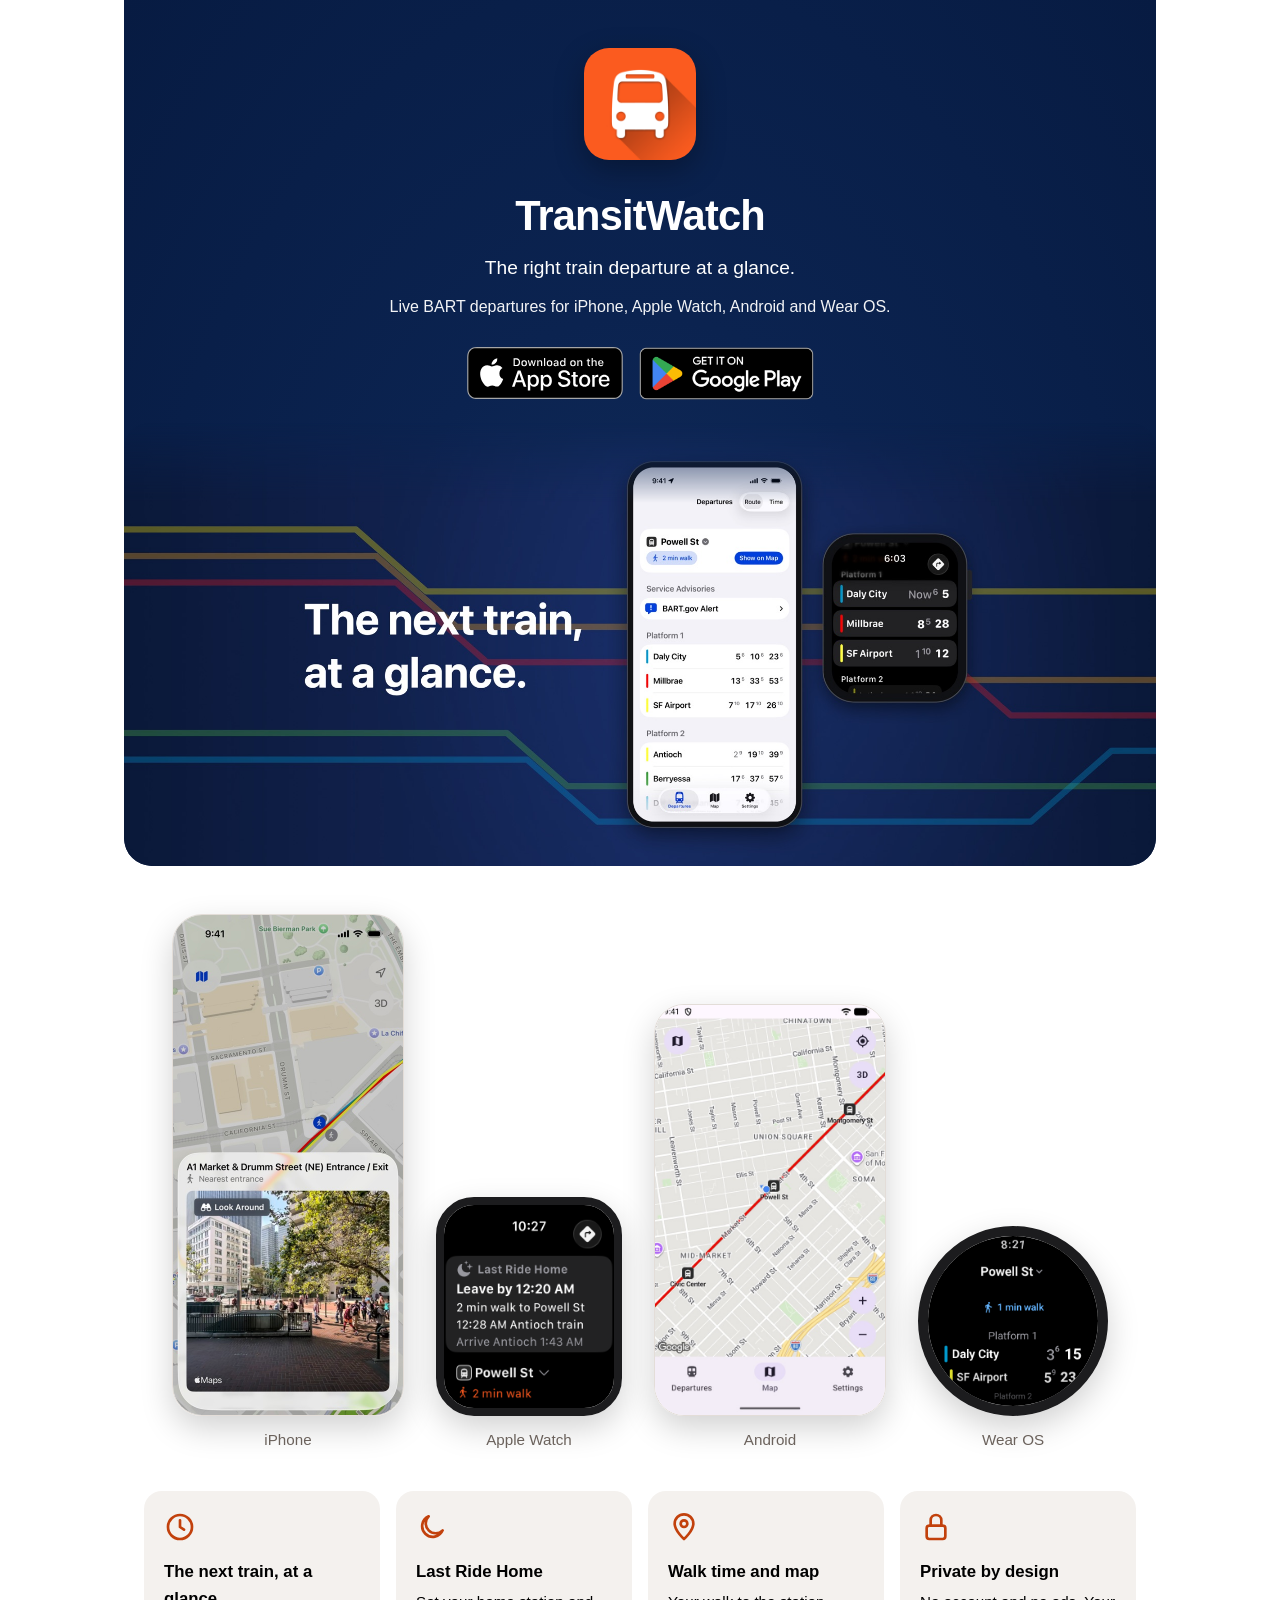
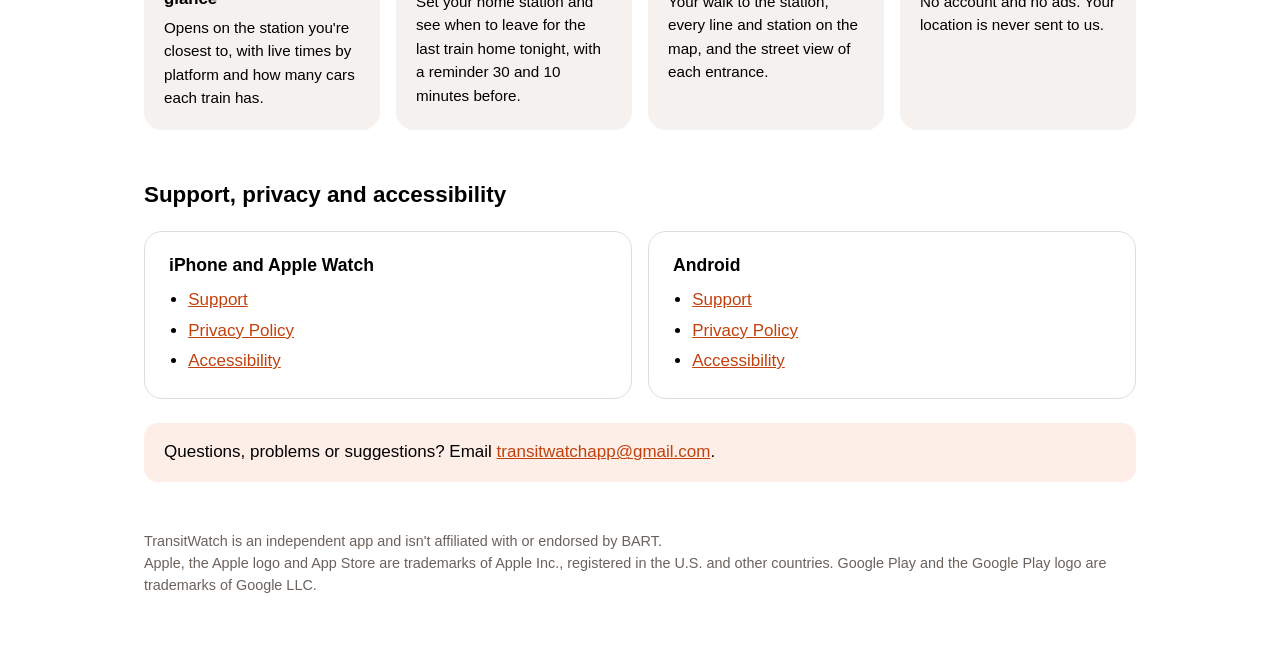
<file: index.html>
<!DOCTYPE html>
<html lang="en">
<head>
<meta charset="utf-8">
<meta name="viewport" content="width=device-width, initial-scale=1">
<title>TransitWatch: live BART departures at a glance</title>
<meta name="description" content="Live BART departures from the station you're near, and when to leave for home. For iPhone, Apple Watch, Android and Wear OS.">
<!-- Was a redirect to ios/ (2026-11-06); the home page for both apps since Android 3.0 went live (2026-11-07).
     privacy.html and accessibility.html here still redirect to ios/ for App Store Connect. -->
<link rel="icon" href="images/icon.png">
<link rel="stylesheet" href="style.css">
<style>
  /* Accessible oranges: #c2410c is 5.2:1 on white; #ff9a6b is 7:1 on the dark background. */
  /* --muted: 5.9:1 on white, 7:1 on the dark background (GrayText is too faint). */
  :root { --ink: #c2410c; --card: #f4f1ee; --line: #e3ddd8; --muted: #6b625c; }
  @media (prefers-color-scheme: dark) { :root { --ink: #ff9a6b; --card: #2c2826; --line: #45403c; --muted: #b8afa8; } }
  body { max-width: 62rem; padding-top: 0; }
  a { color: var(--ink); }

  /* Navy taken from the App Store header image (AppStore/Header in the iOS repository), which sits
     full width at the bottom of the hero, its top edge faded into the background. */
  .hero { margin: 0 -1.25rem; padding: 3rem 1.25rem 0; text-align: center; color: #fff; overflow: hidden;
          background: radial-gradient(ellipse at 50% 100%, #14305f 0%, #0b2350 45%, #071b42 100%); border-radius: 0 0 28px 28px; }
  .hero .art { display: block; width: calc(100% + 2.5rem); height: auto; margin: 1.5rem -1.25rem 0;
               -webkit-mask-image: linear-gradient(to bottom, transparent 0, #000 18%);
                       mask-image: linear-gradient(to bottom, transparent 0, #000 18%); }
  .hero > img { width: 112px; height: 112px; border-radius: 25px; box-shadow: 0 10px 30px rgb(0 0 0 / .3); }
  .hero h1 { font-size: 2.6rem; margin: 1rem 0 .25rem; letter-spacing: -.02em; }
  .hero p { font-size: 1.2rem; margin: 0 auto; max-width: 30rem; }
  .hero .platforms { margin-top: .75rem; font-size: 1rem; opacity: .95; max-width: none; text-wrap: balance; }
  /* Official store badges, unmodified (Apple and Google badge guidelines). Both show 52 px tall: Google's
     PNG has 41 of 250 px transparent padding on each side, taken back with negative margins. */
  .hero .badges { display: flex; justify-content: center; align-items: center; gap: 1rem; flex-wrap: wrap; margin-top: 1.75rem; }
  .hero .badges a { display: block; line-height: 0; border-radius: 10px; }
  .hero .badges a:focus-visible { outline: 3px solid #fff; outline-offset: 3px; }
  .hero .badges .apple { width: 156px; height: 52px; }
  .hero .badges .google { width: 199px; height: 77px; margin: -12.6px; }

  .shots { display: flex; justify-content: center; align-items: flex-end; gap: 2rem; flex-wrap: wrap;
           margin: 3rem 0 1rem; }
  .shots figure { margin: 0; text-align: center; }
  .shots img { display: block; margin: 0 auto .75rem; box-shadow: 0 12px 32px rgb(0 0 0 / .18);
               border: 1px solid var(--line); }
  .shots .phone img { width: 230px; height: auto; border-radius: 30px; }
  .shots .watch img { width: 170px; height: auto; border-radius: 38px; border: 8px solid #1c1c1e; }
  .shots .wear img { width: 170px; height: auto; border-radius: 50%; border: 10px solid #1c1c1e; }
  .shots figcaption { font-size: .95rem; color: var(--muted); }

  .features { display: grid; grid-template-columns: repeat(auto-fit, minmax(13rem, 1fr)); gap: 1rem; margin-top: 2.5rem; }
  .feature { background: var(--card); border-radius: 18px; padding: 1.25rem; }
  .feature svg { width: 32px; height: 32px; color: var(--ink); }
  .feature h3 { margin: .5rem 0 .25rem; font-size: 1.05rem; }
  .feature p { margin: 0; font-size: .95rem; }

  .apps { display: grid; grid-template-columns: repeat(auto-fit, minmax(16rem, 1fr)); gap: 1rem; }
  .app { border: 1px solid var(--line); border-radius: 18px; padding: 1.25rem 1.5rem; }
  .app h3 { margin: 0 0 .5rem; font-size: 1.1rem; }
  .app ul { margin: 0; padding-left: 1.2rem; }
  .app li { margin: .25rem 0; }
  .contact { margin-top: 1.5rem; }
  .contact a { color: var(--ink); }
  h2 { font-size: 1.4rem; margin-top: 3rem; }
  footer { color: var(--muted); }
</style>
</head>
<body>
<header class="hero">
  <img src="images/icon.png" alt="">
  <h1>TransitWatch</h1>
  <p>The right train departure at a glance.</p>
  <p class="platforms">Live BART departures for iPhone, Apple&nbsp;Watch, Android and Wear&nbsp;OS.</p>
  <div class="badges">
    <a href="https://apps.apple.com/app/id1022517633"><img class="apple" src="images/app-store-badge.svg" width="156" height="52" alt="Download on the App Store"></a>
    <a href="https://play.google.com/store/apps/details?id=com.ricksterware.transitwatch"><img class="google" src="images/google-play-badge.png" width="200" height="77" alt="Get it on Google Play"></a>
  </div>
  <img class="art" src="images/header.jpg" width="2000" height="857" alt="The next train, at a glance. TransitWatch on iPhone and Apple Watch: departures from Powell St by platform, over colored lines like a transit map">
</header>

<main>
<div class="shots">
  <figure class="phone">
    <img src="images/iphone-look-around.jpg" width="460" height="1000" alt="iPhone: the map at Embarcadero with Look Around at the Market and Drumm Street entrance">
    <figcaption>iPhone</figcaption>
  </figure>
  <figure class="watch">
    <img src="images/watch-last-ride.png" width="416" height="496" alt="Apple Watch: Last Ride Home, leave by 12:20 AM for the 12:28 AM Antioch train">
    <figcaption>Apple Watch</figcaption>
  </figure>
  <figure class="phone">
    <img src="images/android-map.jpg" width="562" height="1000" alt="Android: the map of downtown San Francisco with BART stations along Market Street">
    <figcaption>Android</figcaption>
  </figure>
  <figure class="wear">
    <img src="images/wear-departures.png" width="454" height="454" alt="Wear OS watch: Powell St, 1 minute walk, Platform 1 departures to Daly City and SF Airport">
    <figcaption>Wear OS</figcaption>
  </figure>
</div>

<section class="features" aria-label="Features">
  <div class="feature">
    <svg viewBox="0 0 24 24" fill="none" stroke="currentColor" stroke-width="2" stroke-linecap="round" stroke-linejoin="round" aria-hidden="true"><circle cx="12" cy="12" r="9"/><path d="M12 7v5l3 2"/></svg>
    <h3>The next train, at a glance</h3>
    <p>Opens on the station you're closest to, with live times by platform and how many cars each train has.</p>
  </div>
  <div class="feature">
    <svg viewBox="0 0 24 24" fill="none" stroke="currentColor" stroke-width="2" stroke-linecap="round" stroke-linejoin="round" aria-hidden="true"><path d="M20 14.5A8 8 0 1 1 9.5 4a6.5 6.5 0 0 0 10.5 10.5z"/></svg>
    <h3>Last Ride Home</h3>
    <p>Set your home station and see when to leave for the last train home tonight, with a reminder 30 and 10 minutes before.</p>
  </div>
  <div class="feature">
    <svg viewBox="0 0 24 24" fill="none" stroke="currentColor" stroke-width="2" stroke-linecap="round" stroke-linejoin="round" aria-hidden="true"><path d="M12 21s-7-6.2-7-11.5a7 7 0 0 1 14 0C19 14.8 12 21 12 21z"/><circle cx="12" cy="9.5" r="2.5"/></svg>
    <h3>Walk time and map</h3>
    <p>Your walk to the station, every line and station on the map, and the street view of each entrance.</p>
  </div>
  <div class="feature">
    <svg viewBox="0 0 24 24" fill="none" stroke="currentColor" stroke-width="2" stroke-linecap="round" stroke-linejoin="round" aria-hidden="true"><rect x="5" y="11" width="14" height="10" rx="2"/><path d="M8 11V7a4 4 0 0 1 8 0v4"/></svg>
    <h3>Private by design</h3>
    <p>No account and no ads. Your location is never sent to us.</p>
  </div>
</section>

<h2>Support, privacy and accessibility</h2>
<div class="apps">
  <section class="app" aria-labelledby="ios">
    <h3 id="ios">iPhone and Apple Watch</h3>
    <ul>
      <li><a href="ios/">Support</a></li>
      <li><a href="ios/privacy.html">Privacy Policy</a></li>
      <li><a href="ios/accessibility.html">Accessibility</a></li>
    </ul>
  </section>
  <section class="app" aria-labelledby="android">
    <h3 id="android">Android</h3>
    <ul>
      <li><a href="android/">Support</a></li>
      <li><a href="android/privacy.html">Privacy Policy</a></li>
      <li><a href="android/accessibility.html">Accessibility</a></li>
    </ul>
  </section>
</div>

<div class="contact">
  <p style="margin:0">Questions, problems or suggestions? Email <a href="mailto:transitwatchapp@gmail.com?subject=TransitWatch%20Support">transitwatchapp@gmail.com</a>.</p>
</div>
</main>

<footer>TransitWatch is an independent app and isn't affiliated with or endorsed by BART.<br>
Apple, the Apple logo and App Store are trademarks of Apple Inc., registered in the U.S. and other countries.
Google Play and the Google Play logo are trademarks of Google LLC.</footer>
</body>
</html>
</file>
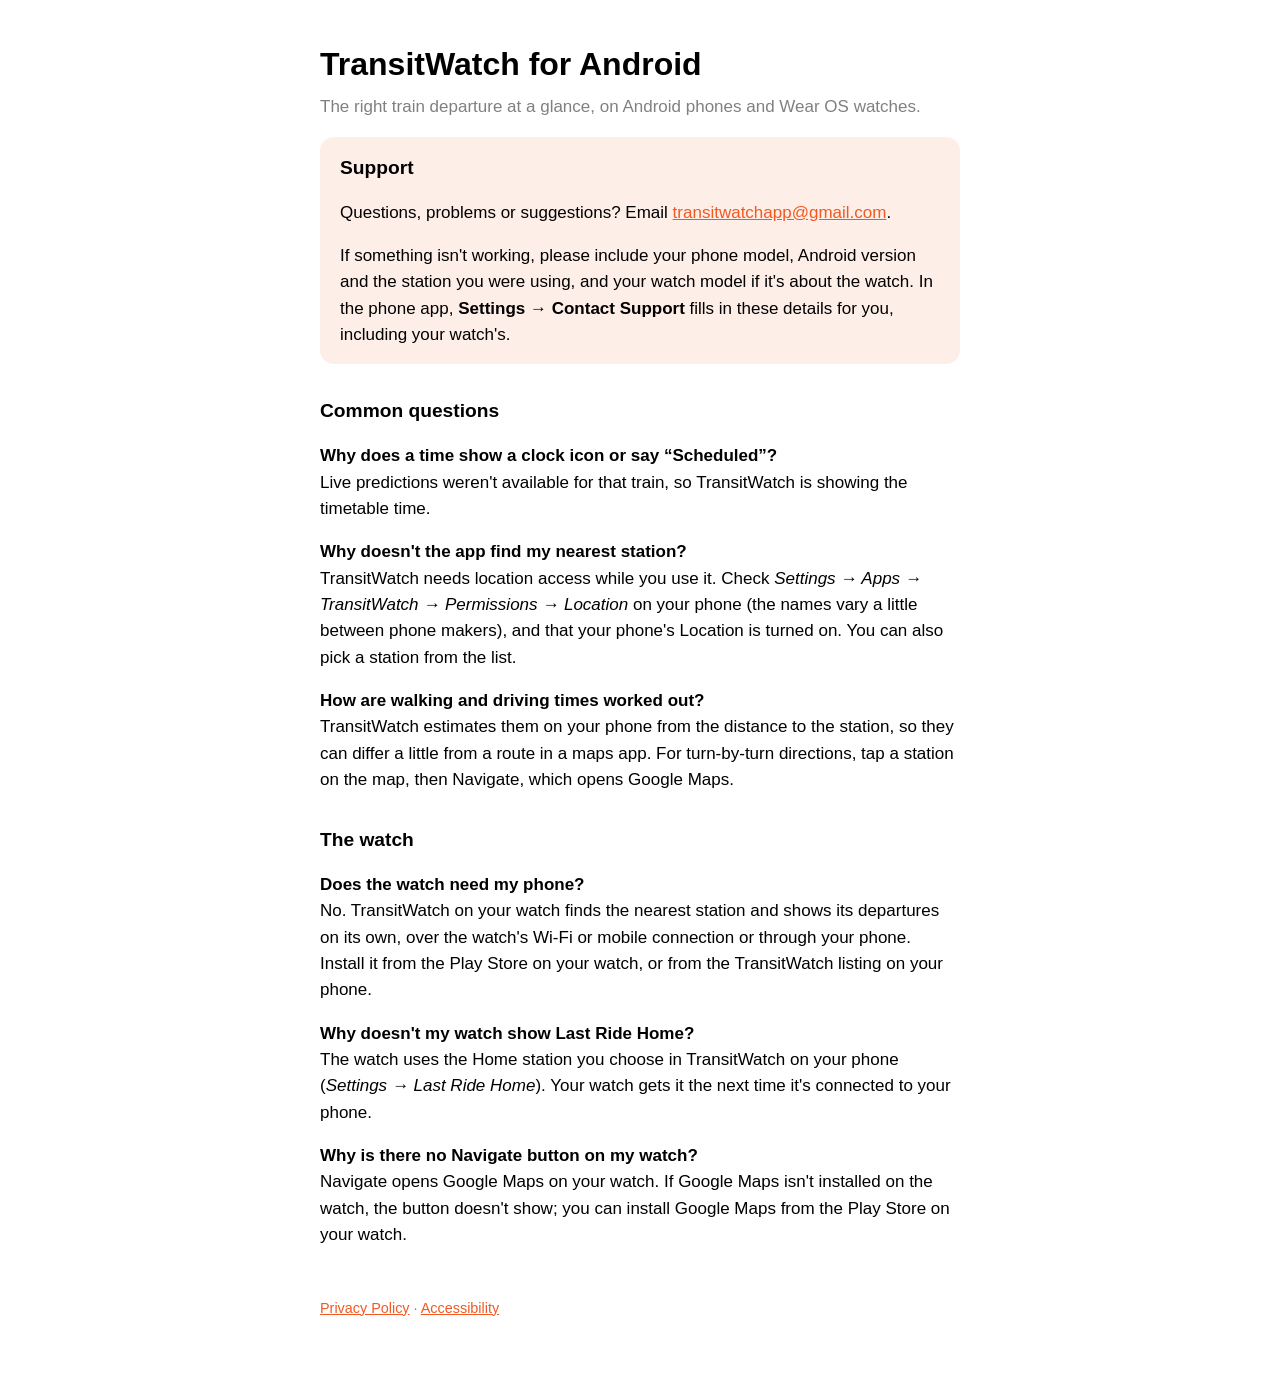
<file: android/index.html>
<!DOCTYPE html>
<html lang="en">
<head>
<meta charset="utf-8">
<meta name="viewport" content="width=device-width, initial-scale=1">
<title>TransitWatch for Android Support</title>
<link rel="stylesheet" href="../style.css">
</head>
<body>
<h1>TransitWatch for Android</h1>
<p class="tagline">The right train departure at a glance, on Android phones and Wear OS watches.</p>

<div class="contact">
<h2 style="margin-top:0">Support</h2>
<p>Questions, problems or suggestions? Email <a href="mailto:transitwatchapp@gmail.com?subject=TransitWatch%20for%20Android%20Support">transitwatchapp@gmail.com</a>.</p>
<p style="margin-bottom:0">If something isn't working, please include your phone model, Android version and the station you were using, and your watch model if it's about the watch. In the phone app, <strong>Settings → Contact Support</strong> fills in these details for you, including your watch's.</p>
</div>

<h2>Common questions</h2>
<p><strong>Why does a time show a clock icon or say “Scheduled”?</strong><br>
Live predictions weren't available for that train, so TransitWatch is showing the timetable time.</p>
<p><strong>Why doesn't the app find my nearest station?</strong><br>
TransitWatch needs location access while you use it. Check <em>Settings → Apps → TransitWatch → Permissions → Location</em> on your phone (the names vary a little between phone makers), and that your phone's Location is turned on. You can also pick a station from the list.</p>
<p><strong>How are walking and driving times worked out?</strong><br>
TransitWatch estimates them on your phone from the distance to the station, so they can differ a little from a route in a maps app. For turn-by-turn directions, tap a station on the map, then Navigate, which opens Google Maps.</p>

<h2>The watch</h2>
<p><strong>Does the watch need my phone?</strong><br>
No. TransitWatch on your watch finds the nearest station and shows its departures on its own, over the watch's Wi-Fi or mobile connection or through your phone. Install it from the Play Store on your watch, or from the TransitWatch listing on your phone.</p>
<p><strong>Why doesn't my watch show Last Ride Home?</strong><br>
The watch uses the Home station you choose in TransitWatch on your phone (<em>Settings → Last Ride Home</em>). Your watch gets it the next time it's connected to your phone.</p>
<p><strong>Why is there no Navigate button on my watch?</strong><br>
Navigate opens Google Maps on your watch. If Google Maps isn't installed on the watch, the button doesn't show; you can install Google Maps from the Play Store on your watch.</p>

<footer><a href="privacy.html">Privacy Policy</a> · <a href="accessibility.html">Accessibility</a></footer>
</body>
</html>
</file>
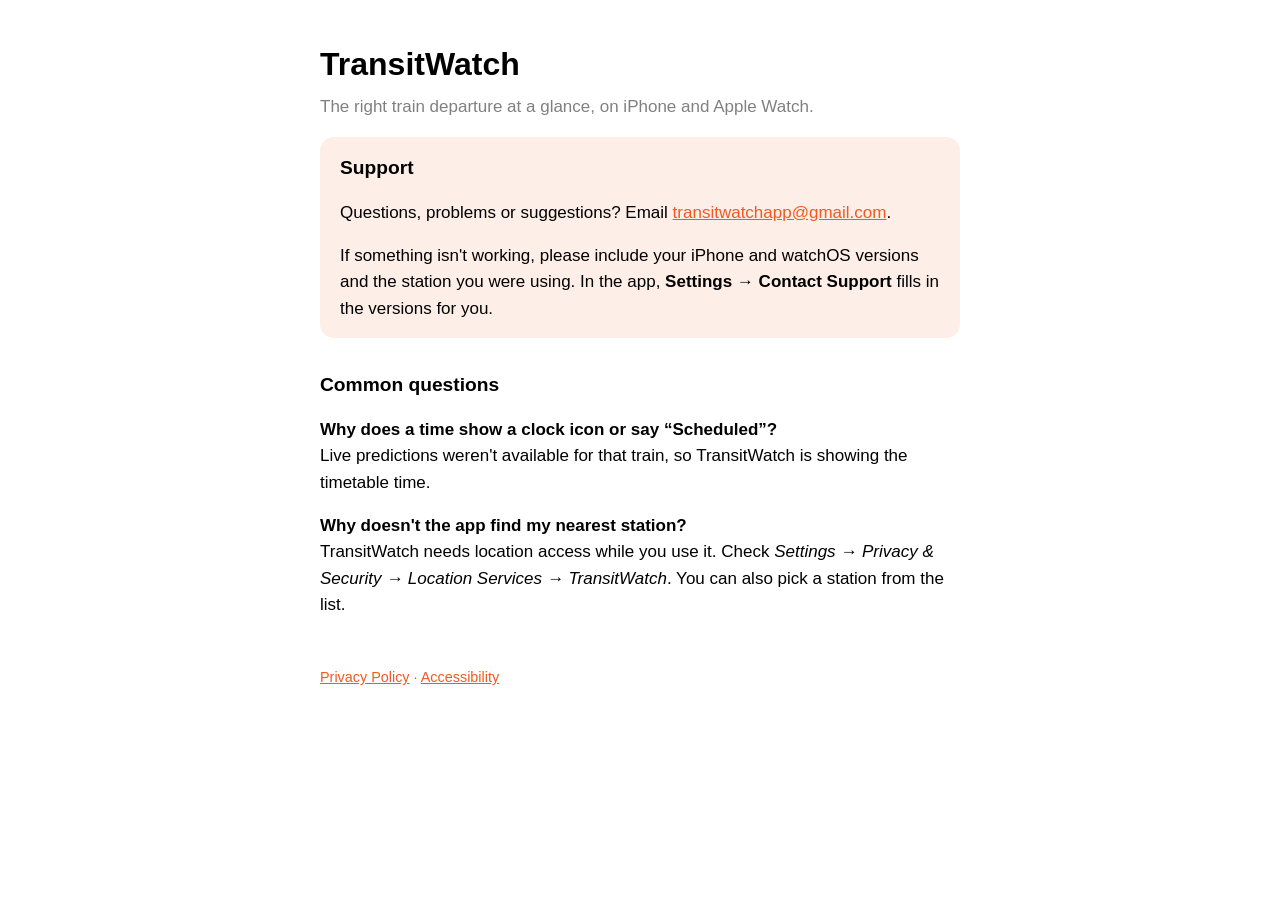
<file: ios/index.html>
<!DOCTYPE html>
<html lang="en">
<head>
<meta charset="utf-8">
<meta name="viewport" content="width=device-width, initial-scale=1">
<title>TransitWatch Support</title>
<link rel="stylesheet" href="../style.css">
</head>
<body>
<h1>TransitWatch</h1>
<p class="tagline">The right train departure at a glance, on iPhone and Apple Watch.</p>

<div class="contact">
<h2 style="margin-top:0">Support</h2>
<p>Questions, problems or suggestions? Email <a href="mailto:transitwatchapp@gmail.com?subject=TransitWatch%20Support">transitwatchapp@gmail.com</a>.</p>
<p style="margin-bottom:0">If something isn't working, please include your iPhone and watchOS versions and the station you were using. In the app, <strong>Settings → Contact Support</strong> fills in the versions for you.</p>
</div>

<h2>Common questions</h2>
<p><strong>Why does a time show a clock icon or say “Scheduled”?</strong><br>
Live predictions weren't available for that train, so TransitWatch is showing the timetable time.</p>
<p><strong>Why doesn't the app find my nearest station?</strong><br>
TransitWatch needs location access while you use it. Check <em>Settings → Privacy &amp; Security → Location Services → TransitWatch</em>. You can also pick a station from the list.</p>

<footer><a href="privacy.html">Privacy Policy</a> · <a href="accessibility.html">Accessibility</a></footer>
</body>
</html>
</file>
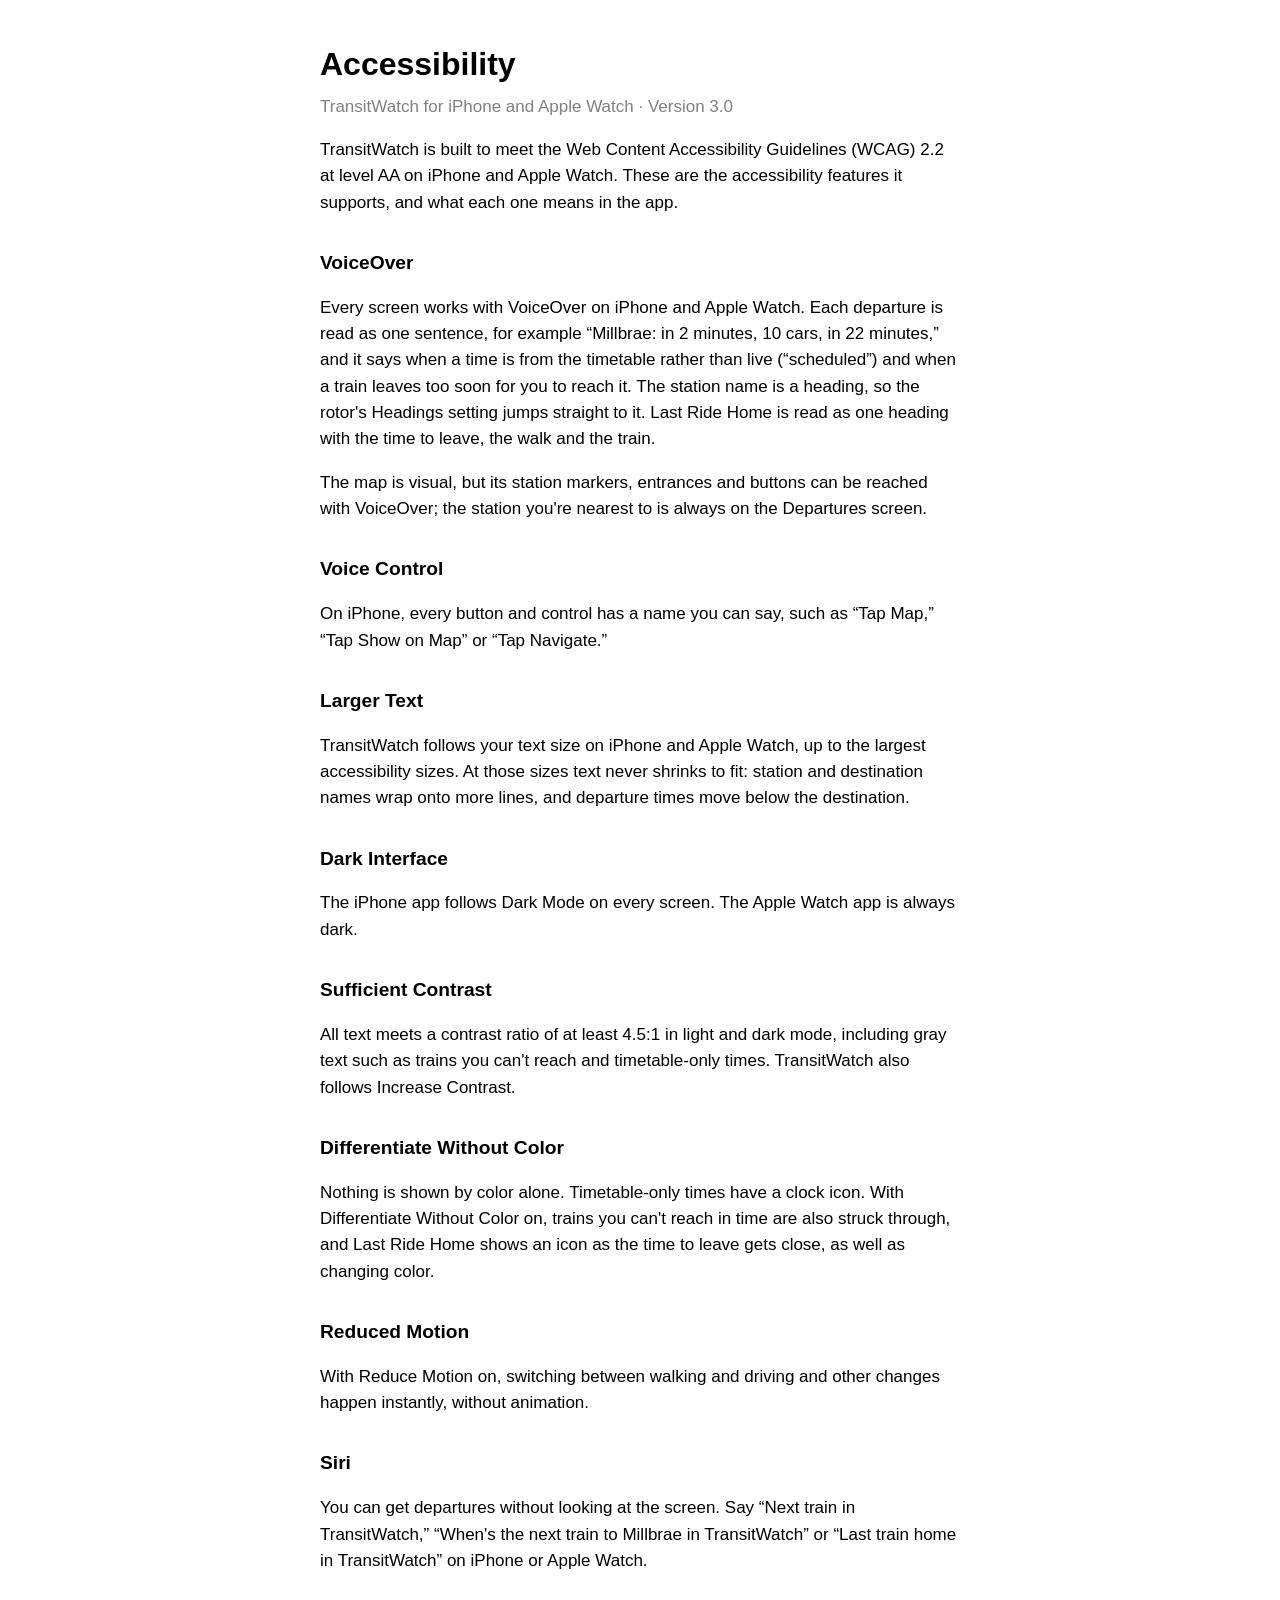
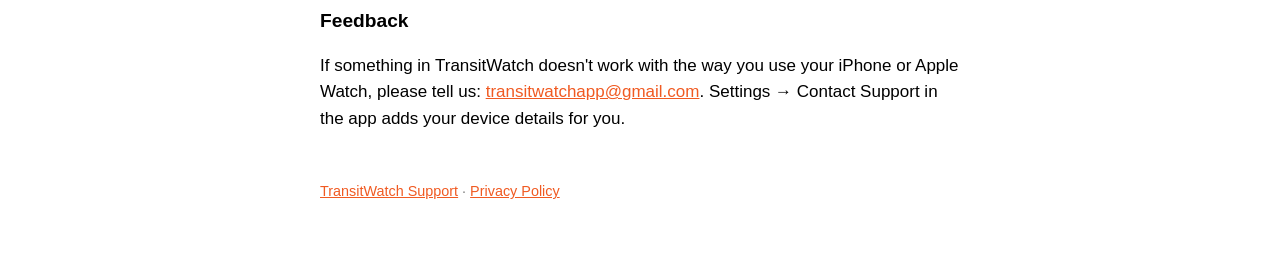
<file: accessibility.html>
<!DOCTYPE html>
<html lang="en">
<head>
<meta charset="utf-8">
<meta name="viewport" content="width=device-width, initial-scale=1">
<title>TransitWatch Accessibility</title>
<!-- Moved to ios/accessibility.html (2026-11-06). Kept so the App Store Connect URLs and old links keep working. -->
<link rel="canonical" href="ios/accessibility.html">
<meta http-equiv="refresh" content="0; url=ios/accessibility.html">
<script>location.replace("ios/accessibility.html" + location.hash)</script>
<link rel="stylesheet" href="style.css">
</head>
<body>
<p>This page has moved to <a href="ios/accessibility.html">TransitWatch Accessibility</a>.</p>
</body>
</html>
</file>
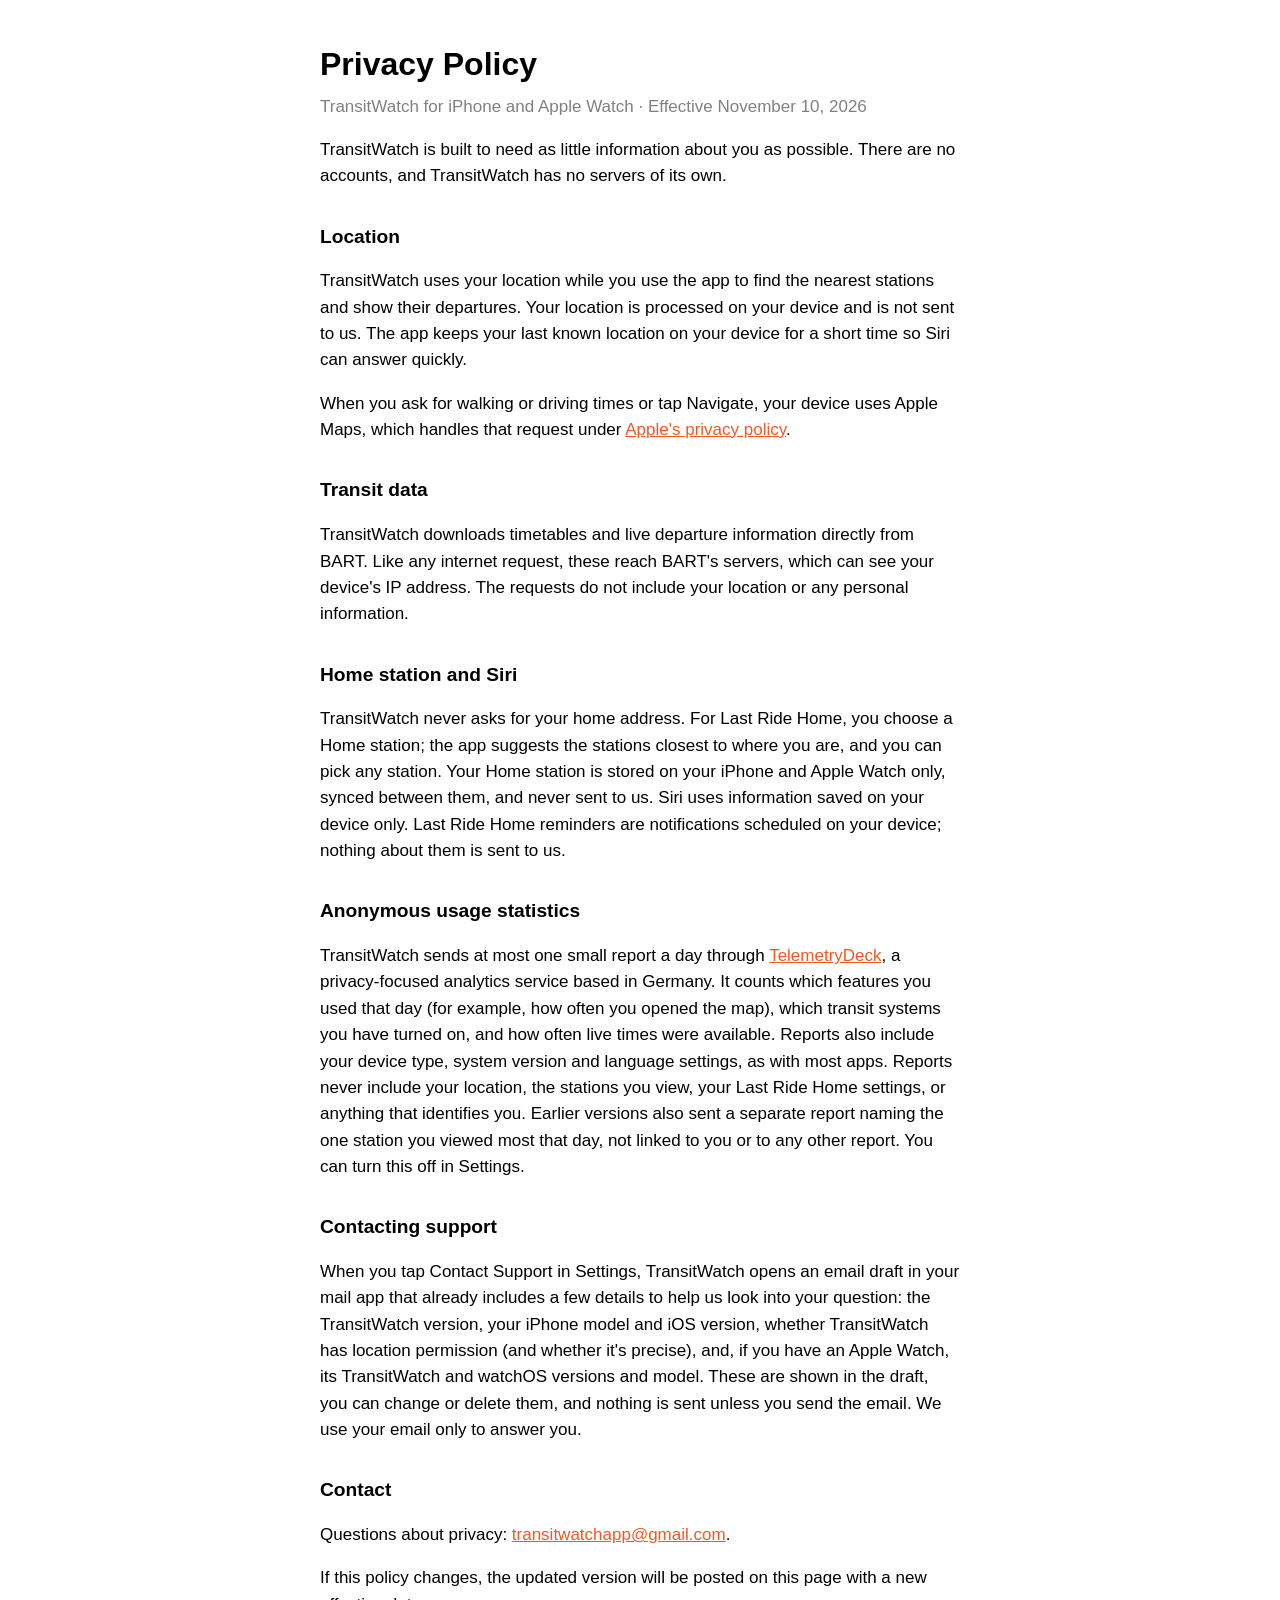
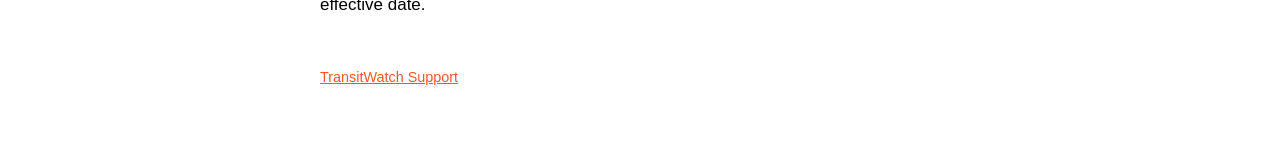
<file: privacy.html>
<!DOCTYPE html>
<html lang="en">
<head>
<meta charset="utf-8">
<meta name="viewport" content="width=device-width, initial-scale=1">
<title>TransitWatch Privacy Policy</title>
<!-- Moved to ios/privacy.html (2026-11-06). Kept so the App Store Connect URLs and old links keep working. -->
<link rel="canonical" href="ios/privacy.html">
<meta http-equiv="refresh" content="0; url=ios/privacy.html">
<script>location.replace("ios/privacy.html" + location.hash)</script>
<link rel="stylesheet" href="style.css">
</head>
<body>
<p>This page has moved to <a href="ios/privacy.html">TransitWatch Privacy Policy</a>.</p>
</body>
</html>
</file>
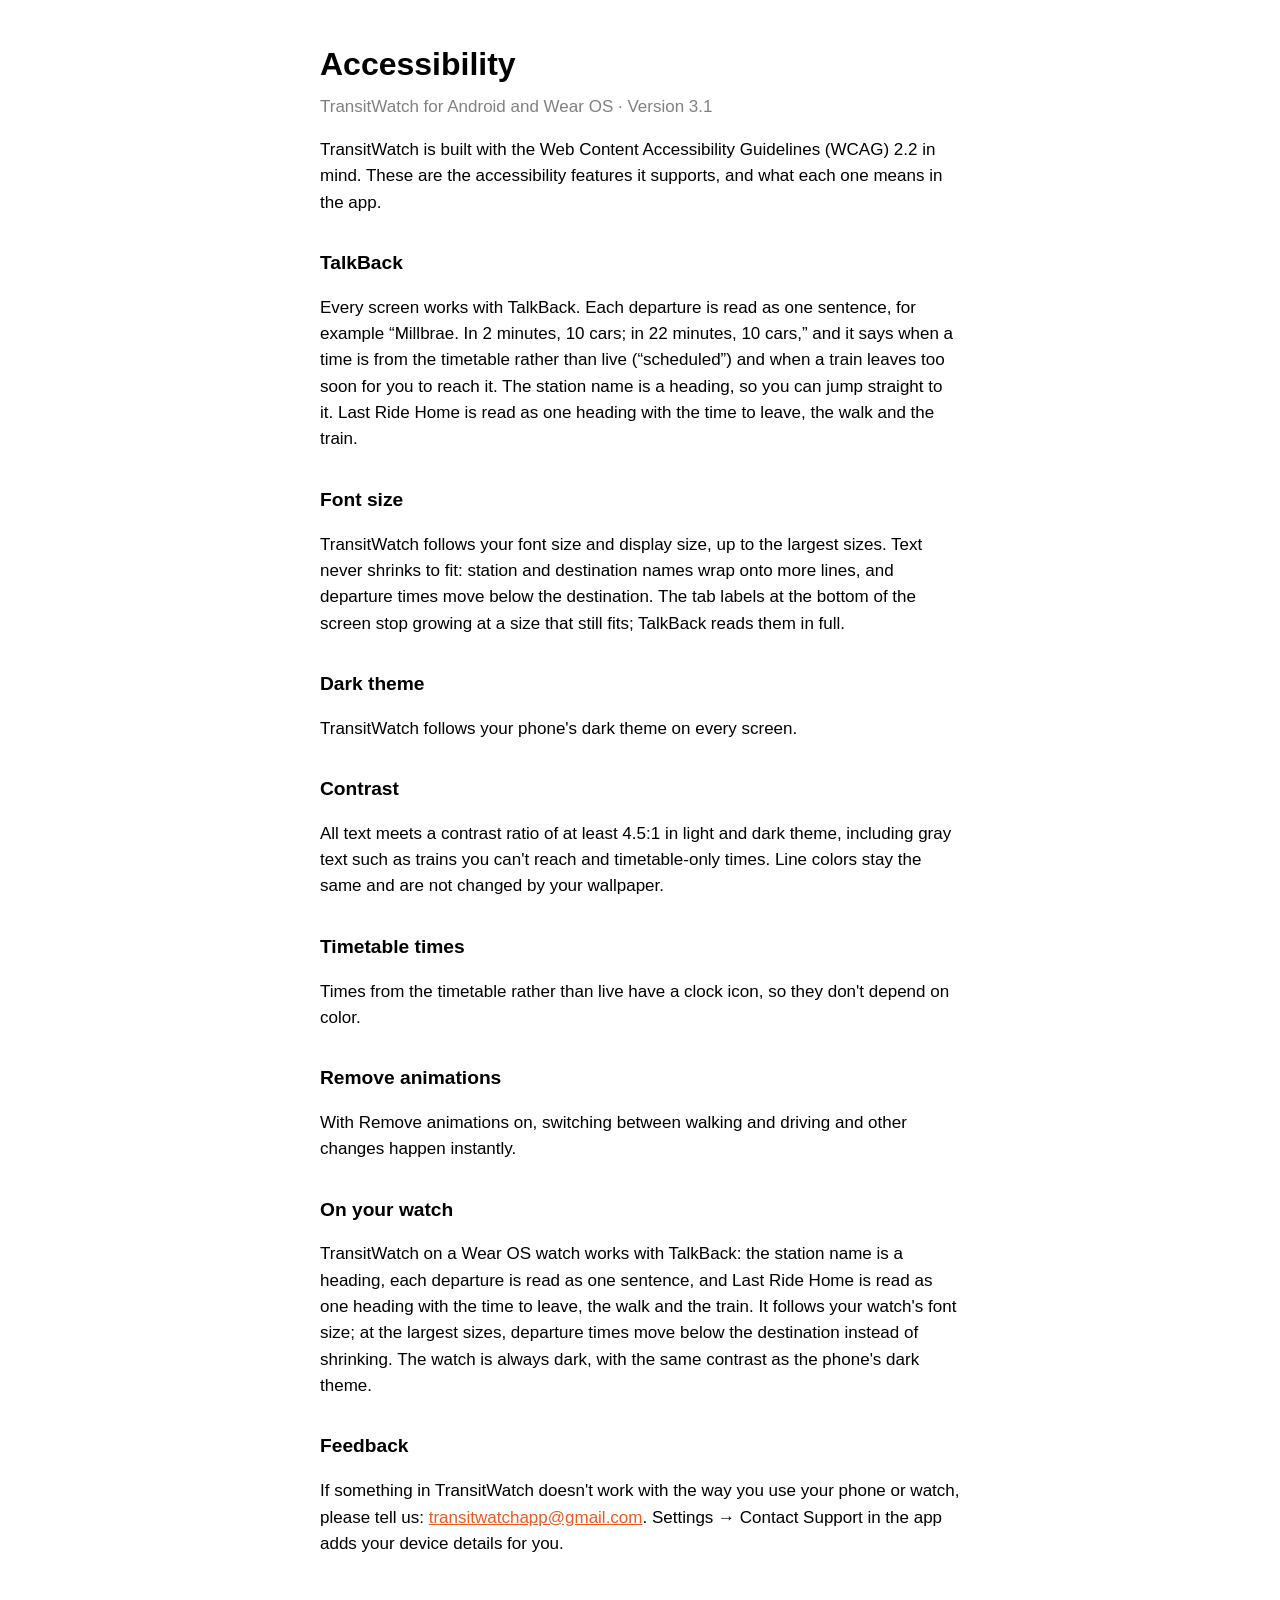
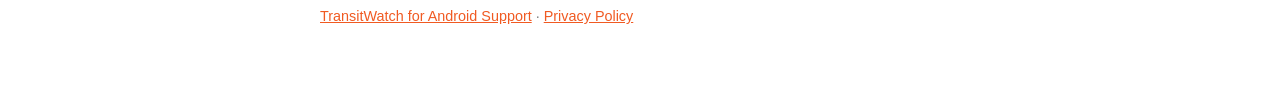
<file: android/accessibility.html>
<!DOCTYPE html>
<html lang="en">
<head>
<meta charset="utf-8">
<meta name="viewport" content="width=device-width, initial-scale=1">
<title>TransitWatch for Android Accessibility</title>
<link rel="stylesheet" href="../style.css">
</head>
<body>
<h1>Accessibility</h1>
<p class="tagline">TransitWatch for Android and Wear OS · Version 3.1</p>

<p>TransitWatch is built with the Web Content Accessibility Guidelines (WCAG) 2.2 in mind. These are the accessibility features it supports, and what each one means in the app.</p>

<h2>TalkBack</h2>
<p>Every screen works with TalkBack. Each departure is read as one sentence, for example “Millbrae. In 2 minutes, 10 cars; in 22 minutes, 10 cars,” and it says when a time is from the timetable rather than live (“scheduled”) and when a train leaves too soon for you to reach it. The station name is a heading, so you can jump straight to it. Last Ride Home is read as one heading with the time to leave, the walk and the train.</p>

<h2>Font size</h2>
<p>TransitWatch follows your font size and display size, up to the largest sizes. Text never shrinks to fit: station and destination names wrap onto more lines, and departure times move below the destination. The tab labels at the bottom of the screen stop growing at a size that still fits; TalkBack reads them in full.</p>

<h2>Dark theme</h2>
<p>TransitWatch follows your phone's dark theme on every screen.</p>

<h2>Contrast</h2>
<p>All text meets a contrast ratio of at least 4.5:1 in light and dark theme, including gray text such as trains you can't reach and timetable-only times. Line colors stay the same and are not changed by your wallpaper.</p>

<h2>Timetable times</h2>
<p>Times from the timetable rather than live have a clock icon, so they don't depend on color.</p>

<h2>Remove animations</h2>
<p>With Remove animations on, switching between walking and driving and other changes happen instantly.</p>

<h2>On your watch</h2>
<p>TransitWatch on a Wear OS watch works with TalkBack: the station name is a heading, each departure is read as one sentence, and Last Ride Home is read as one heading with the time to leave, the walk and the train. It follows your watch's font size; at the largest sizes, departure times move below the destination instead of shrinking. The watch is always dark, with the same contrast as the phone's dark theme.</p>

<h2>Feedback</h2>
<p>If something in TransitWatch doesn't work with the way you use your phone or watch, please tell us: <a href="mailto:transitwatchapp@gmail.com?subject=TransitWatch%20for%20Android%20Accessibility">transitwatchapp@gmail.com</a>. Settings → Contact Support in the app adds your device details for you.</p>

<footer><a href="index.html">TransitWatch for Android Support</a> · <a href="privacy.html">Privacy Policy</a></footer>
</body>
</html>
</file>
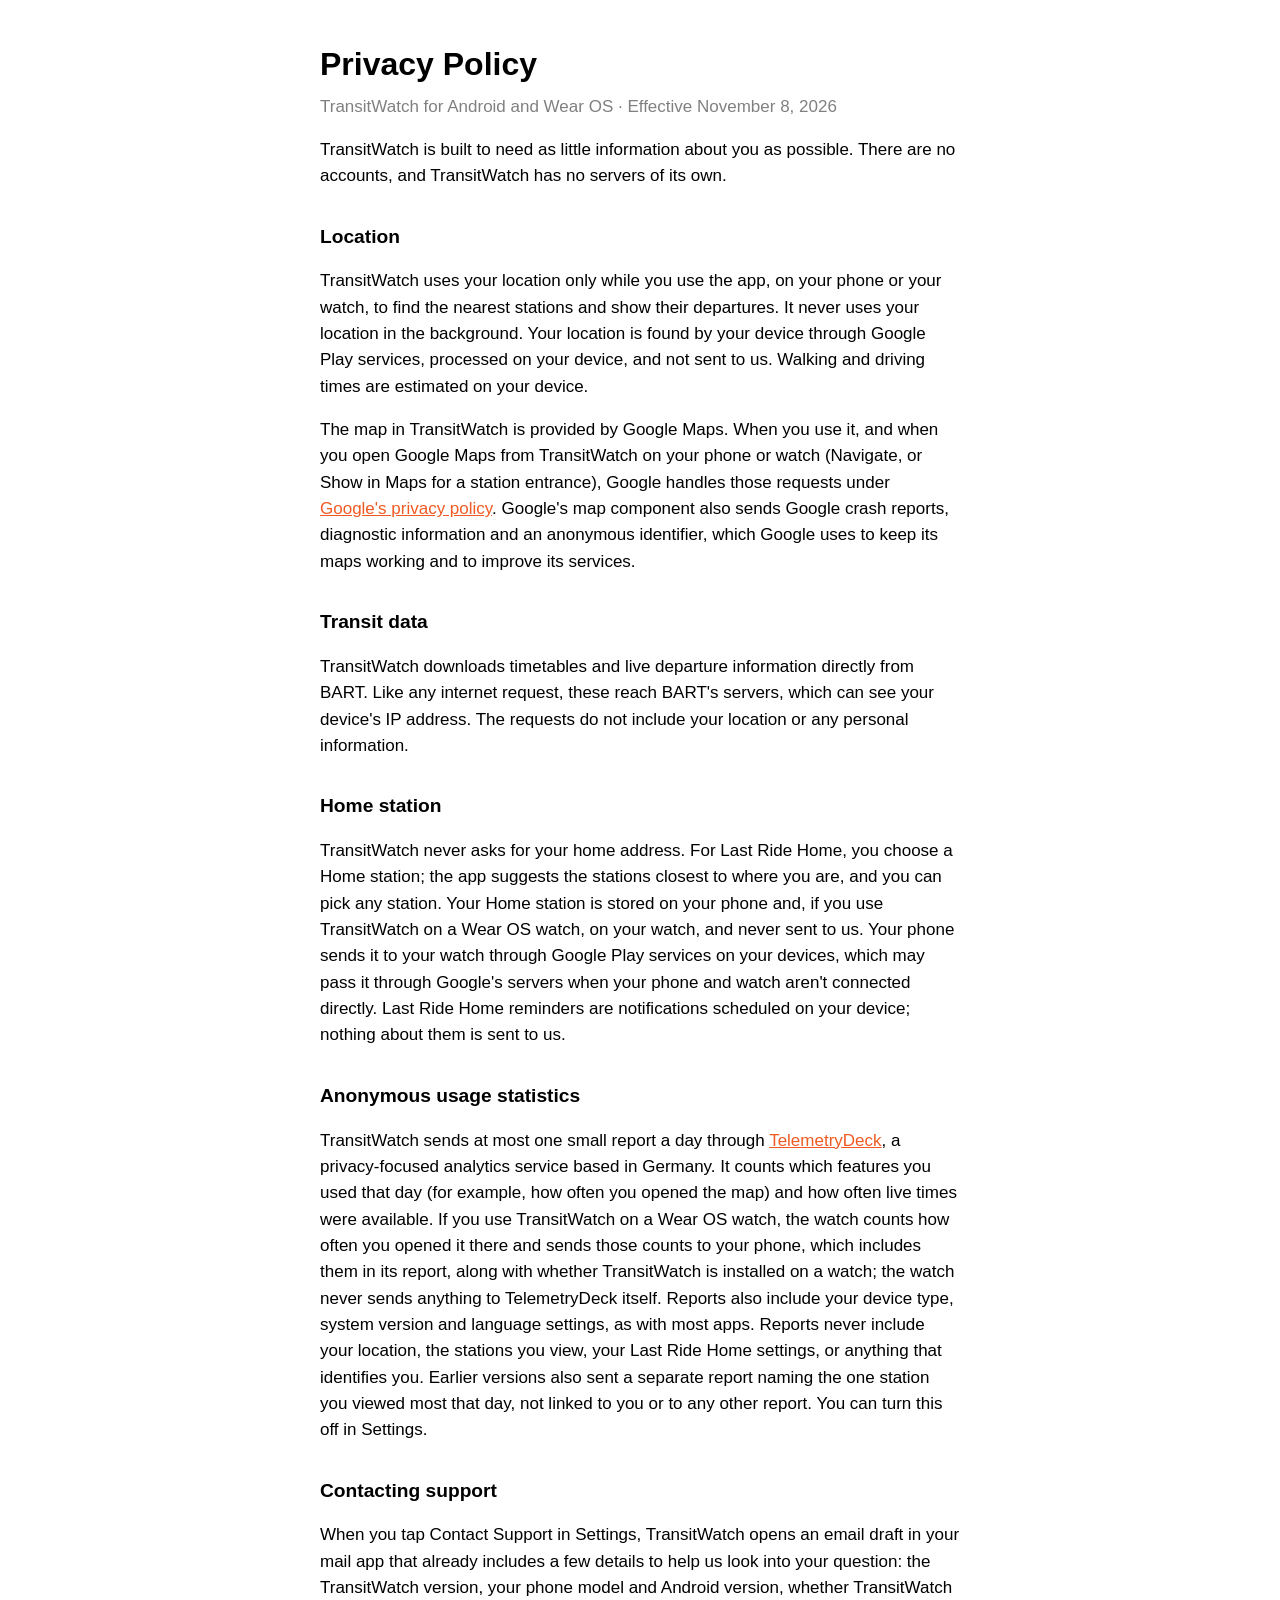
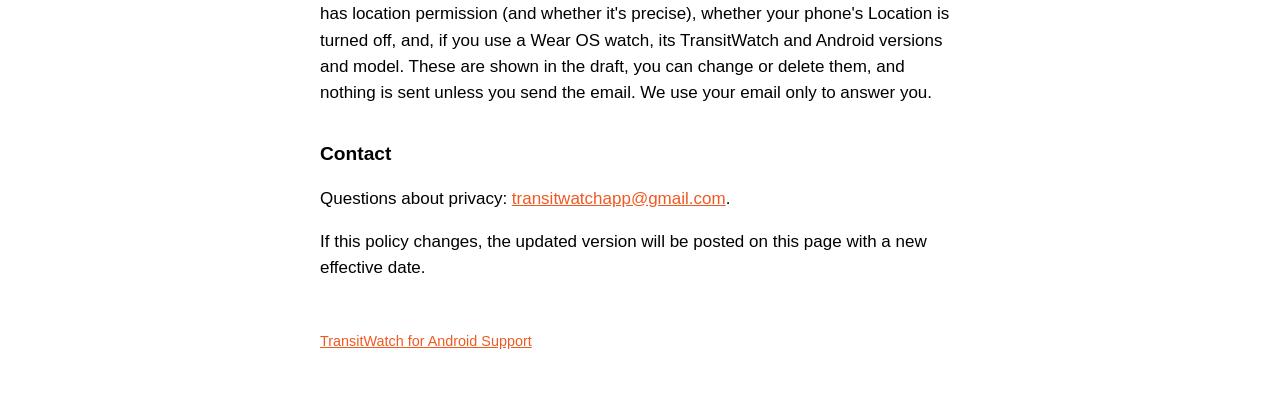
<file: android/privacy.html>
<!DOCTYPE html>
<html lang="en">
<head>
<meta charset="utf-8">
<meta name="viewport" content="width=device-width, initial-scale=1">
<title>TransitWatch for Android Privacy Policy</title>
<link rel="stylesheet" href="../style.css">
</head>
<body>
<h1>Privacy Policy</h1>
<p class="tagline">TransitWatch for Android and Wear OS · Effective November 8, 2026<!-- Set to the Android 3.1 release date when this is published (A36). --></p>

<p>TransitWatch is built to need as little information about you as possible. There are no accounts, and TransitWatch has no servers of its own.</p>

<h2>Location</h2>
<p>TransitWatch uses your location only while you use the app, on your phone or your watch, to find the nearest stations and show their departures. It never uses your location in the background. Your location is found by your device through Google Play services, processed on your device, and not sent to us. Walking and driving times are estimated on your device.</p>
<p>The map in TransitWatch is provided by Google Maps. When you use it, and when you open Google Maps from TransitWatch on your phone or watch (Navigate, or Show in Maps for a station entrance), Google handles those requests under <a href="https://policies.google.com/privacy">Google's privacy policy</a>. Google's map component also sends Google crash reports, diagnostic information and an anonymous identifier, which Google uses to keep its maps working and to improve its services.</p>

<h2>Transit data</h2>
<p>TransitWatch downloads timetables and live departure information directly from BART. Like any internet request, these reach BART's servers, which can see your device's IP address. The requests do not include your location or any personal information.</p>

<h2>Home station</h2>
<p>TransitWatch never asks for your home address. For Last Ride Home, you choose a Home station; the app suggests the stations closest to where you are, and you can pick any station. Your Home station is stored on your phone and, if you use TransitWatch on a Wear OS watch, on your watch, and never sent to us. Your phone sends it to your watch through Google Play services on your devices, which may pass it through Google's servers when your phone and watch aren't connected directly. Last Ride Home reminders are notifications scheduled on your device; nothing about them is sent to us.</p>

<h2>Anonymous usage statistics</h2>
<p>TransitWatch sends at most one small report a day through <a href="https://telemetrydeck.com/privacy/">TelemetryDeck</a>, a privacy-focused analytics service based in Germany. It counts which features you used that day (for example, how often you opened the map) and how often live times were available. If you use TransitWatch on a Wear OS watch, the watch counts how often you opened it there and sends those counts to your phone, which includes them in its report, along with whether TransitWatch is installed on a watch; the watch never sends anything to TelemetryDeck itself. Reports also include your device type, system version and language settings, as with most apps. Reports never include your location, the stations you view, your Last Ride Home settings, or anything that identifies you. Earlier versions also sent a separate report naming the one station you viewed most that day, not linked to you or to any other report. You can turn this off in Settings.</p>

<h2>Contacting support</h2>
<p>When you tap Contact Support in Settings, TransitWatch opens an email draft in your mail app that already includes a few details to help us look into your question: the TransitWatch version, your phone model and Android version, whether TransitWatch has location permission (and whether it's precise), whether your phone's Location is turned off, and, if you use a Wear OS watch, its TransitWatch and Android versions and model. These are shown in the draft, you can change or delete them, and nothing is sent unless you send the email. We use your email only to answer you.</p>

<h2>Contact</h2>
<p>Questions about privacy: <a href="mailto:transitwatchapp@gmail.com">transitwatchapp@gmail.com</a>.</p>
<p>If this policy changes, the updated version will be posted on this page with a new effective date.</p>

<footer><a href="index.html">TransitWatch for Android Support</a></footer>
</body>
</html>
</file>
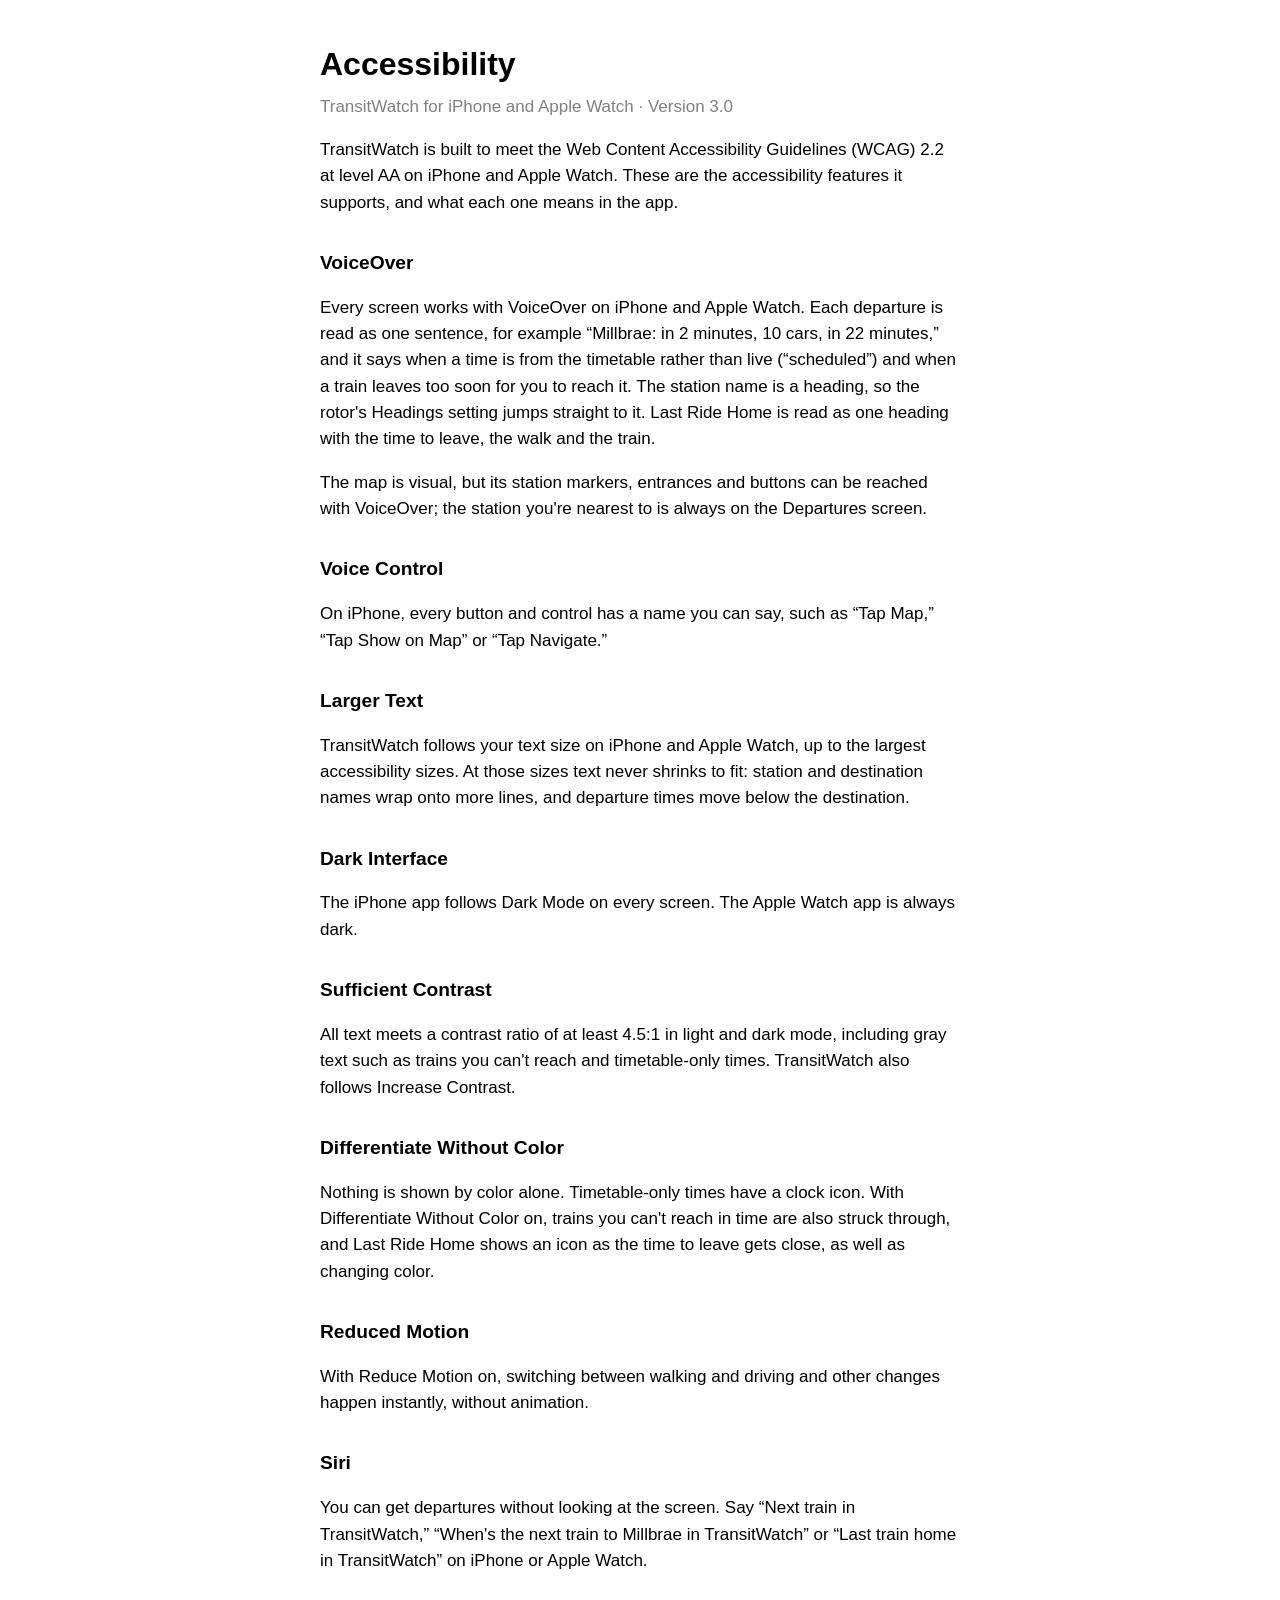
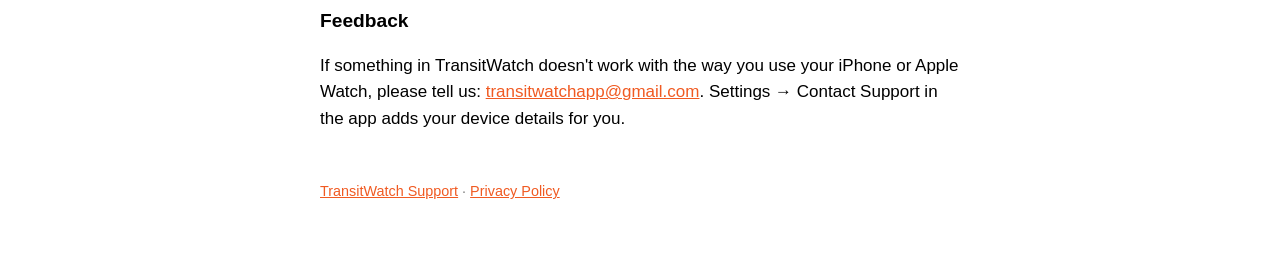
<file: ios/accessibility.html>
<!DOCTYPE html>
<html lang="en">
<head>
<meta charset="utf-8">
<meta name="viewport" content="width=device-width, initial-scale=1">
<title>TransitWatch Accessibility</title>
<link rel="stylesheet" href="../style.css">
</head>
<body>
<h1>Accessibility</h1>
<p class="tagline">TransitWatch for iPhone and Apple Watch · Version 3.0</p>

<p>TransitWatch is built to meet the Web Content Accessibility Guidelines (WCAG) 2.2 at level AA on iPhone and Apple Watch. These are the accessibility features it supports, and what each one means in the app.</p>

<h2>VoiceOver</h2>
<p>Every screen works with VoiceOver on iPhone and Apple Watch. Each departure is read as one sentence, for example “Millbrae: in 2 minutes, 10 cars, in 22 minutes,” and it says when a time is from the timetable rather than live (“scheduled”) and when a train leaves too soon for you to reach it. The station name is a heading, so the rotor's Headings setting jumps straight to it. Last Ride Home is read as one heading with the time to leave, the walk and the train.</p>
<p>The map is visual, but its station markers, entrances and buttons can be reached with VoiceOver; the station you're nearest to is always on the Departures screen.</p>

<h2>Voice Control</h2>
<p>On iPhone, every button and control has a name you can say, such as “Tap Map,” “Tap Show on Map” or “Tap Navigate.”</p>

<h2>Larger Text</h2>
<p>TransitWatch follows your text size on iPhone and Apple Watch, up to the largest accessibility sizes. At those sizes text never shrinks to fit: station and destination names wrap onto more lines, and departure times move below the destination.</p>

<h2>Dark Interface</h2>
<p>The iPhone app follows Dark Mode on every screen. The Apple Watch app is always dark.</p>

<h2>Sufficient Contrast</h2>
<p>All text meets a contrast ratio of at least 4.5:1 in light and dark mode, including gray text such as trains you can't reach and timetable-only times. TransitWatch also follows Increase Contrast.</p>

<h2>Differentiate Without Color</h2>
<p>Nothing is shown by color alone. Timetable-only times have a clock icon. With Differentiate Without Color on, trains you can't reach in time are also struck through, and Last Ride Home shows an icon as the time to leave gets close, as well as changing color.</p>

<h2>Reduced Motion</h2>
<p>With Reduce Motion on, switching between walking and driving and other changes happen instantly, without animation.</p>

<h2>Siri</h2>
<p>You can get departures without looking at the screen. Say “Next train in TransitWatch,” “When's the next train to Millbrae in TransitWatch” or “Last train home in TransitWatch” on iPhone or Apple Watch.</p>

<h2>Feedback</h2>
<p>If something in TransitWatch doesn't work with the way you use your iPhone or Apple Watch, please tell us: <a href="mailto:transitwatchapp@gmail.com?subject=TransitWatch%20Accessibility">transitwatchapp@gmail.com</a>. Settings → Contact Support in the app adds your device details for you.</p>

<footer><a href="index.html">TransitWatch Support</a> · <a href="privacy.html">Privacy Policy</a></footer>
</body>
</html>
</file>
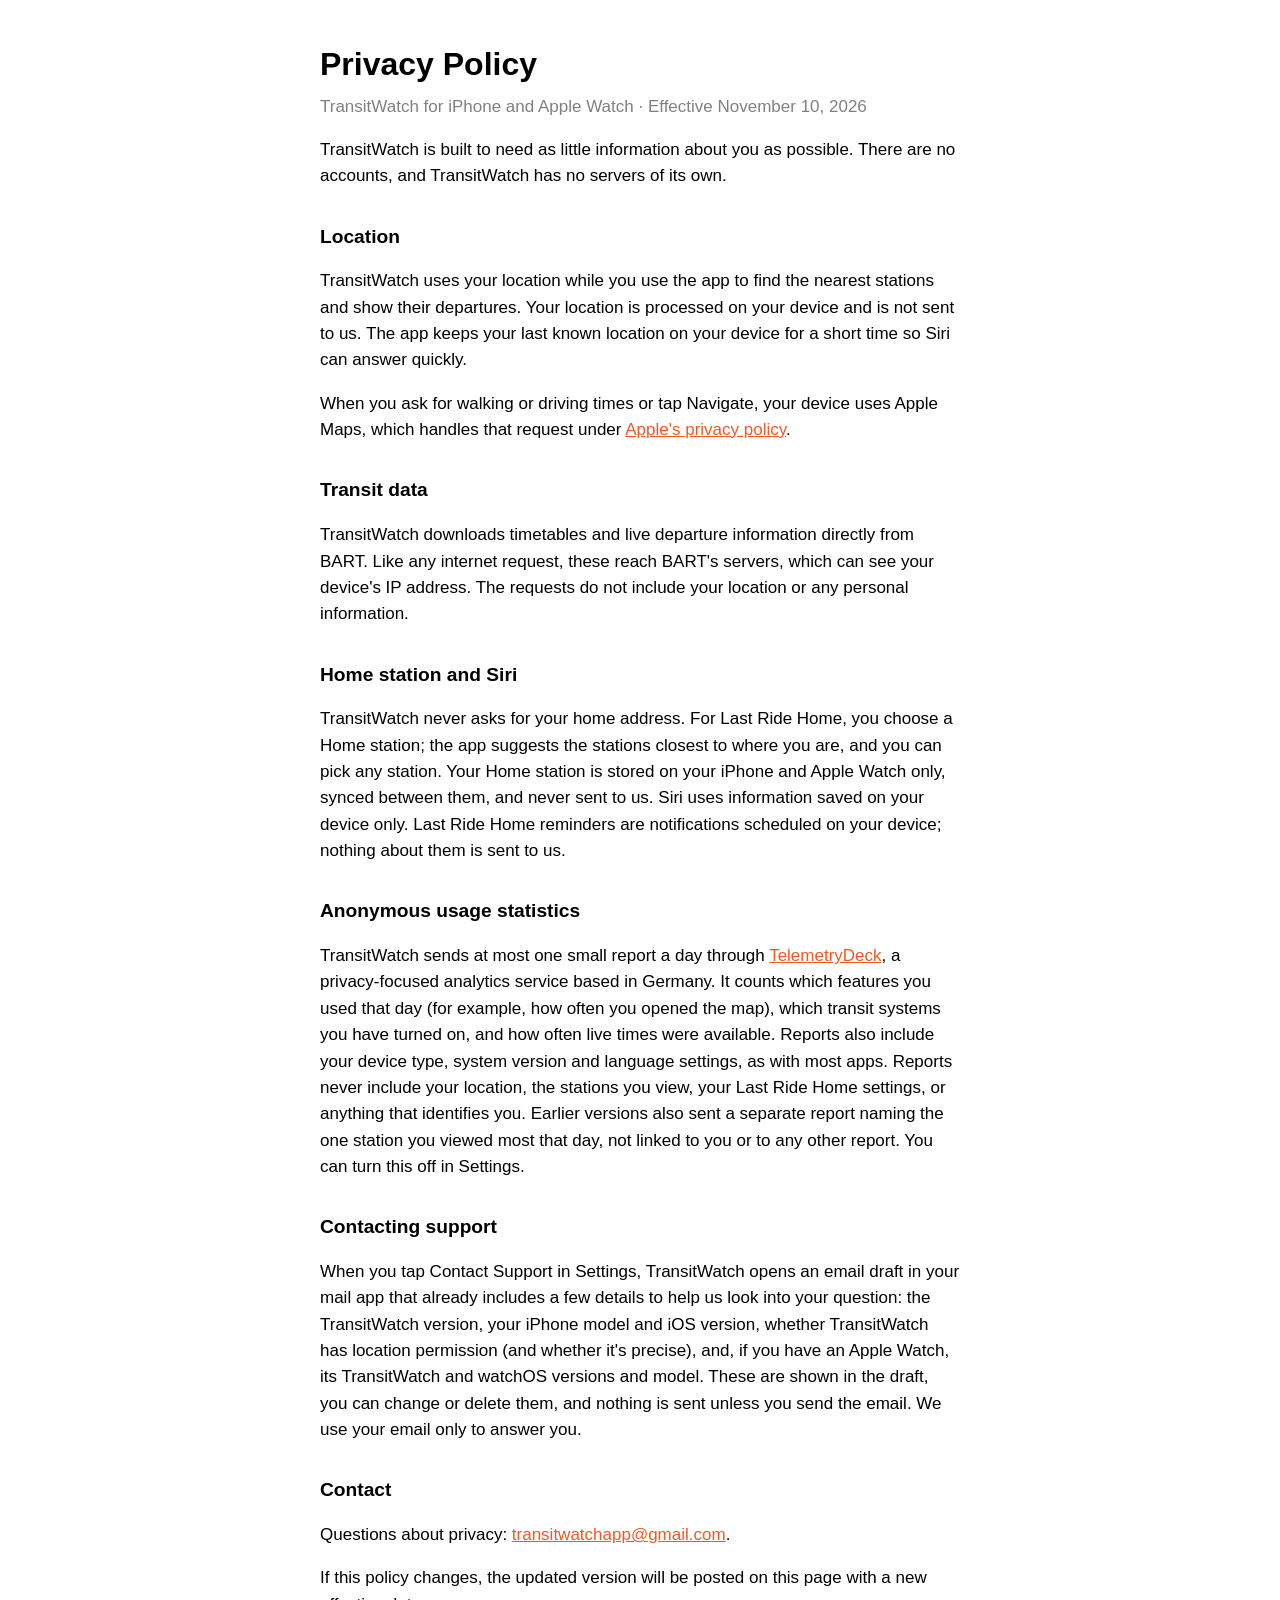
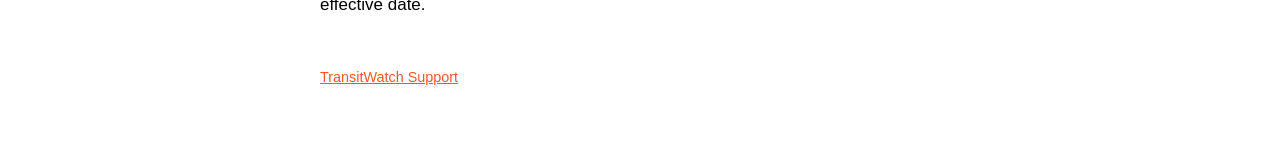
<file: ios/privacy.html>
<!DOCTYPE html>
<html lang="en">
<head>
<meta charset="utf-8">
<meta name="viewport" content="width=device-width, initial-scale=1">
<title>TransitWatch Privacy Policy</title>
<link rel="stylesheet" href="../style.css">
</head>
<body>
<h1>Privacy Policy</h1>
<p class="tagline">TransitWatch for iPhone and Apple Watch · Effective November 10, 2026</p>

<p>TransitWatch is built to need as little information about you as possible. There are no accounts, and TransitWatch has no servers of its own.</p>

<h2>Location</h2>
<p>TransitWatch uses your location while you use the app to find the nearest stations and show their departures. Your location is processed on your device and is not sent to us. The app keeps your last known location on your device for a short time so Siri can answer quickly.</p>
<p>When you ask for walking or driving times or tap Navigate, your device uses Apple Maps, which handles that request under <a href="https://www.apple.com/legal/privacy/">Apple's privacy policy</a>.</p>

<h2>Transit data</h2>
<p>TransitWatch downloads timetables and live departure information directly from BART. Like any internet request, these reach BART's servers, which can see your device's IP address. The requests do not include your location or any personal information.</p>

<h2>Home station and Siri</h2>
<p>TransitWatch never asks for your home address. For Last Ride Home, you choose a Home station; the app suggests the stations closest to where you are, and you can pick any station. Your Home station is stored on your iPhone and Apple Watch only, synced between them, and never sent to us. Siri uses information saved on your device only. Last Ride Home reminders are notifications scheduled on your device; nothing about them is sent to us.</p>

<h2>Anonymous usage statistics</h2>
<p>TransitWatch sends at most one small report a day through <a href="https://telemetrydeck.com/privacy/">TelemetryDeck</a>, a privacy-focused analytics service based in Germany. It counts which features you used that day (for example, how often you opened the map), which transit systems you have turned on, and how often live times were available. Reports also include your device type, system version and language settings, as with most apps. Reports never include your location, the stations you view, your Last Ride Home settings, or anything that identifies you. Earlier versions also sent a separate report naming the one station you viewed most that day, not linked to you or to any other report. You can turn this off in Settings.</p>

<h2>Contacting support</h2>
<p>When you tap Contact Support in Settings, TransitWatch opens an email draft in your mail app that already includes a few details to help us look into your question: the TransitWatch version, your iPhone model and iOS version, whether TransitWatch has location permission (and whether it's precise), and, if you have an Apple Watch, its TransitWatch and watchOS versions and model. These are shown in the draft, you can change or delete them, and nothing is sent unless you send the email. We use your email only to answer you.</p>

<h2>Contact</h2>
<p>Questions about privacy: <a href="mailto:transitwatchapp@gmail.com">transitwatchapp@gmail.com</a>.</p>
<p>If this policy changes, the updated version will be posted on this page with a new effective date.</p>

<footer><a href="index.html">TransitWatch Support</a></footer>
</body>
</html>
</file>
<file: style.css>
:root { color-scheme: light dark; --accent: #f05a22; }
body { font: 17px/1.55 -apple-system, BlinkMacSystemFont, "Helvetica Neue", sans-serif; max-width: 40rem; margin: 0 auto; padding: 2.5rem 1.25rem 4rem; }
h1 { font-size: 2rem; margin: 0 0 .25rem; }
h2 { font-size: 1.2rem; margin-top: 2rem; }
.tagline { color: GrayText; margin-top: 0; }
a { color: var(--accent); }
.contact { padding: 1rem 1.25rem; border-radius: 14px; background: color-mix(in srgb, var(--accent) 10%, transparent); }
footer { margin-top: 3rem; font-size: .9rem; color: GrayText; }
</file>
